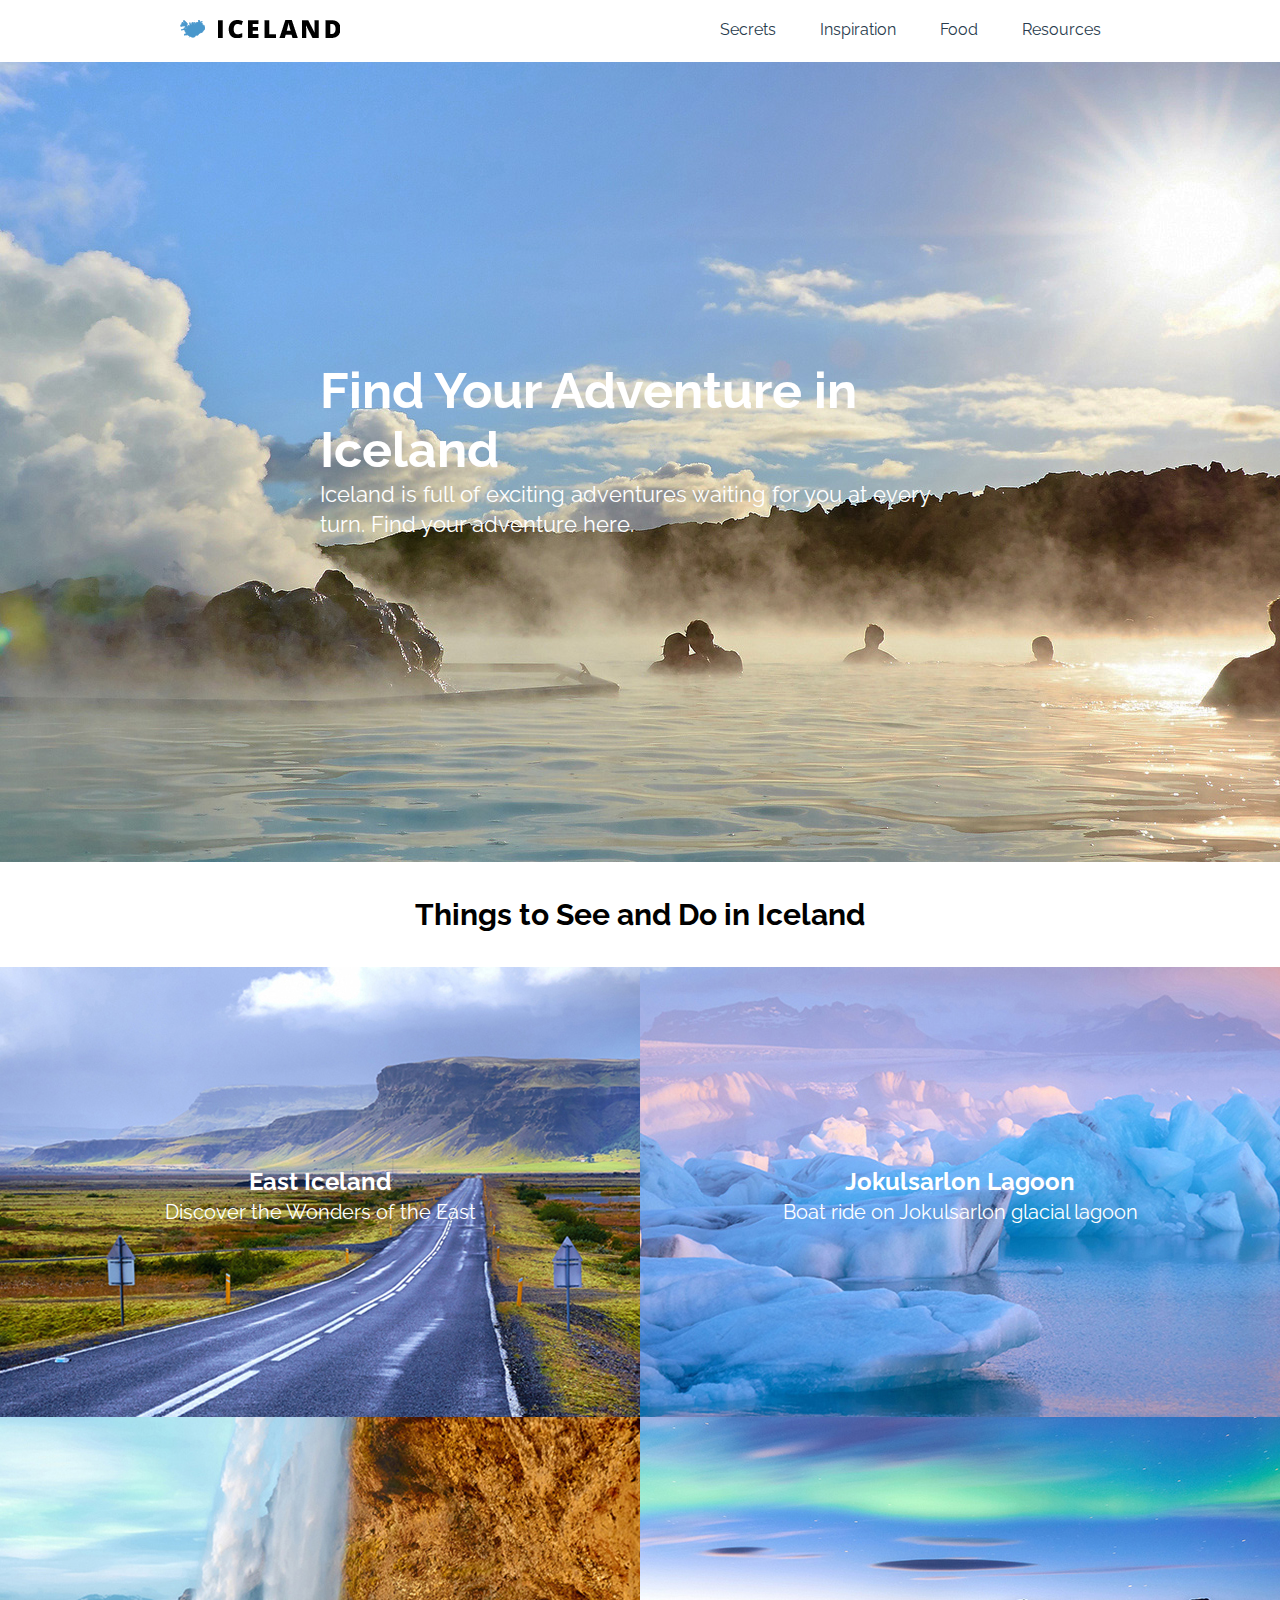
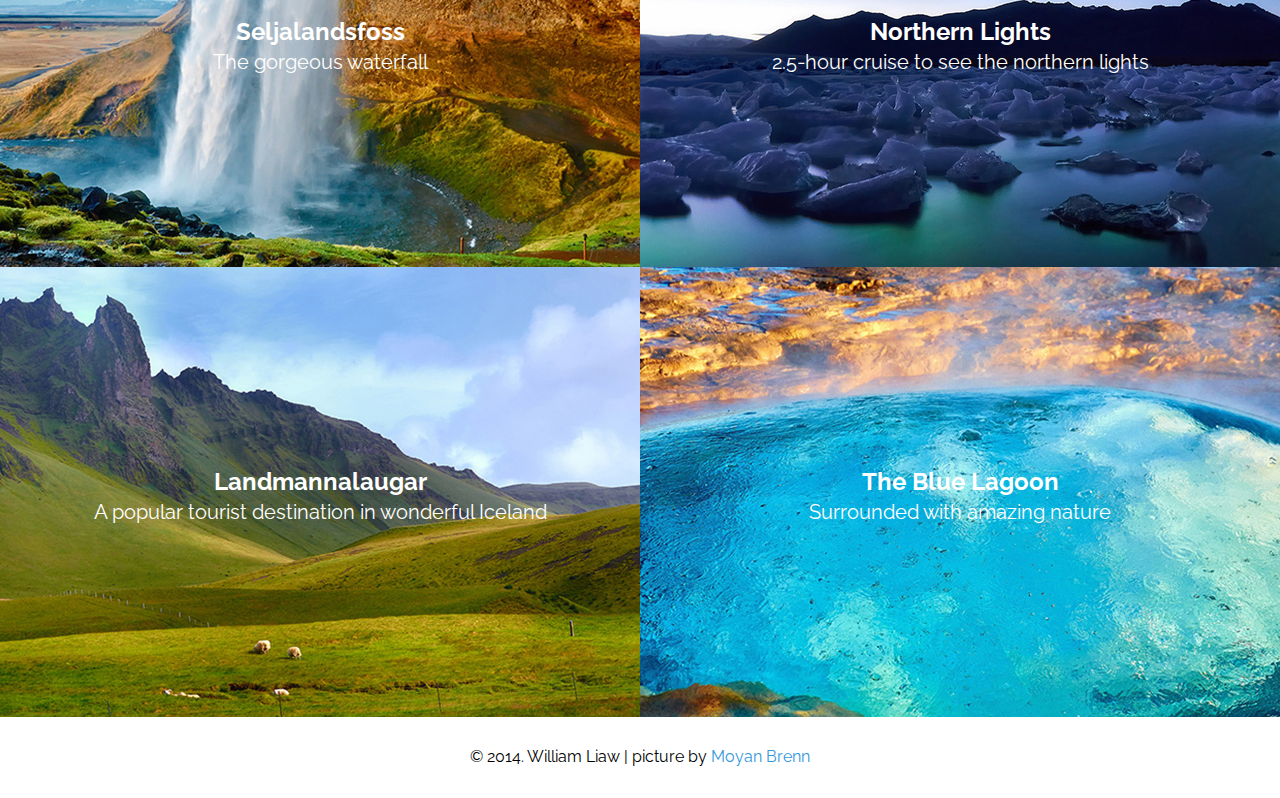
<file: index.html>
<!doctype html>
<html>

<head>
    <meta charset="UTF-8">
    <title>Iceland</title>
    <link rel="stylesheet" type="text/css" href="styles/styles.css" />
    <link href='http://fonts.googleapis.com/css?family=Raleway:400,300,700' rel='stylesheet' type='text/css'>
    <link rel="icon" type="image/x-icon" href="images/favicon.ico">
    <script>
        (function (i, s, o, g, r, a, m) {
            i['GoogleAnalyticsObject'] = r;
            i[r] = i[r] || function () {
                (i[r].q = i[r].q || []).push(arguments)
            }, i[r].l = 1 * new Date();
            a = s.createElement(o),
                m = s.getElementsByTagName(o)[0];
            a.async = 1;
            a.src = g;
            m.parentNode.insertBefore(a, m)
        })(window, document, 'script', '//www.google-analytics.com/analytics.js', 'ga');

        ga('create', 'UA-57276158-1', 'auto');
        ga('send', 'pageview');
    </script>
</head>

<body>
    <div class="wrapper">
        <div class="nav-main">
            <ul>
                <li>
                    <a href="index.html" class="logo"><img src="images/logo.png" alt="iceland logo" />
                    </a>
                </li>
                <li><a href="blue-lagoon-tourist-package.html">Secrets</a>
                </li>
                <li><a href="inspiration.html">Inspiration</a>
                </li>
                <li><a href="food.html">Food</a>
                </li>
                <li><a href="resource.html">Resources</a>
                </li>
            </ul>

        </div>
        <!-- End of nav -->

        <div class="header">
            <div class="site-title">
                <h1>Find Your Adventure in Iceland</h1>
                <h2>Iceland is full of exciting adventures waiting for you at every turn. Find your adventure here.</h2>
            </div>
            <!-- End of site tile -->
        </div>
        <!-- End of header -->

        <div class="main">

            <div class="cover-0">
                <h2>Things to See and Do in Iceland</h2>
            </div>

            <a href="blue-lagoon-tourist-package.html">
                <div class="cover-1 left">
                    <div class="cover-title">
                        <h2 class="link">East Iceland</h2>
                        <h3>Discover the Wonders of the East</h3>
                    </div>
                </div>
            </a>

            <a href="blue-lagoon-tourist-package.html">
                <div class="cover-2 right">
                    <div class="cover-title">
                        <h2 class="link">Jokulsarlon Lagoon</h2>
                        <h3>Boat ride on Jokulsarlon glacial lagoon</h3>
                    </div>
                </div>
            </a>

            <a href="blue-lagoon-tourist-package.html">
                <div class="cover-3 left">
                    <div class="cover-title">
                        <h2 class="link">Seljalandsfoss</h2>
                        <h3>The gorgeous waterfall</h3>
                    </div>
                </div>
            </a>

            <a href="blue-lagoon-tourist-package.html">
                <div class="cover-4 right">
                    <div class="cover-title">
                        <h2 class="link">Northern Lights</h2>
                        <h3>2.5-hour cruise to see the northern lights</h3>
                    </div>
                </div>
            </a>

            <a href="blue-lagoon-tourist-package.html">
                <div class="cover-5 left">
                    <div class="cover-title">
                        <h2 class="link">Landmannalaugar</h2>
                        <h3>A popular tourist destination in wonderful Iceland</h3>
                    </div>
                </div>
            </a>

            <a href="blue-lagoon-tourist-package.html">
                <div class="cover-6 right">
                    <div class="cover-title">
                        <h2 class="link">The Blue Lagoon</h2>
                        <h3>Surrounded with amazing nature</h3>
                    </div>
                </div>
            </a>

        </div>
        <!-- End of main -->


        <div class="footer">
            <p>&copy; 2014. William Liaw | picture by <a href="http://earthincolors.wordpress.com/">Moyan Brenn</a>
            </p>
        </div>
        <!-- End of footer -->

    </div>
    <!-- End of wrapper -->
</body>

</html>
</file>
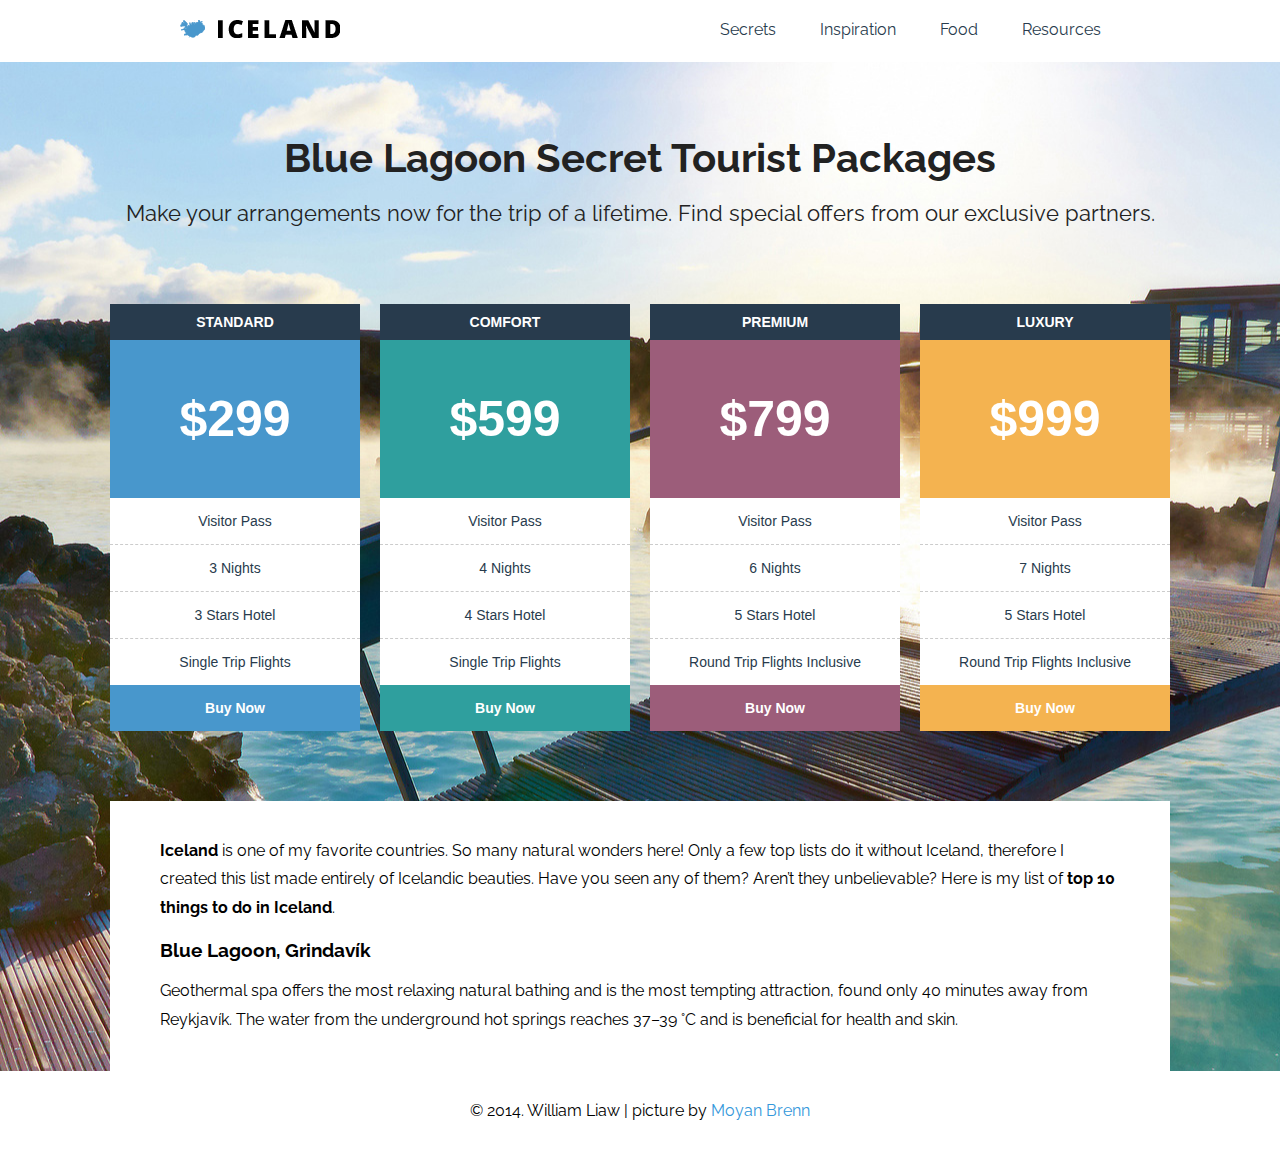
<file: blue-lagoon-tourist-package.html>
<!doctype html>
<html>

<head>
    <meta charset="UTF-8">
    <meta name="description" content="Our Blue Lagoon secret tourist package is an unbeatable deal. Booking your next Blue Lagoon vacation or last-minute getaway is easy with us.">
    <title>Iceland | Blue Lagoon secret tourist packages</title>
    <link rel="stylesheet" type="text/css" href="styles/styles.css" />
    <link href='http://fonts.googleapis.com/css?family=Raleway:400,300,700' rel='stylesheet' type='text/css'>
    <link rel="icon" type="image/x-icon" href="images/favicon.ico">
    <script>
        (function (i, s, o, g, r, a, m) {
            i['GoogleAnalyticsObject'] = r;
            i[r] = i[r] || function () {
                (i[r].q = i[r].q || []).push(arguments)
            }, i[r].l = 1 * new Date();
            a = s.createElement(o),
                m = s.getElementsByTagName(o)[0];
            a.async = 1;
            a.src = g;
            m.parentNode.insertBefore(a, m)
        })(window, document, 'script', '//www.google-analytics.com/analytics.js', 'ga');

        ga('create', 'UA-57276158-1', 'auto');
        ga('send', 'pageview');
    </script>
</head>

<body>
    <div class="wrapper-2 secrets">
        <div class="nav-main">
            <ul>
                <li>
                    <a href="index.html" class="logo" alt="logo"><img src="images/logo.png" />
                    </a>
                </li>
                <li><a href="blue-lagoon-tourist-package.html">Secrets</a>
                </li>
                <li><a href="inspiration.html">Inspiration</a>
                </li>
                <li><a href="food.html">Food</a>
                </li>
                <li><a href="resource.html">Resources</a>
                </li>
            </ul>
        </div>
        <!-- End of nav -->
        <div class="table-container ">
            <div class="table-head">
                <h1>Blue Lagoon Secret Tourist Packages</h1>
                <h2>Make your arrangements now for the trip of a lifetime. Find special offers from our exclusive partners.</h2>
            </div>
            <!-- End of Title head -->

            <div class="tables">
                <table class="price-table">
                    <thead>
                        <tr>
                            <td class="table-title">STANDARD</td>
                        </tr>
                        <tr>
                            <td class="table-price blue">$299</td>
                        </tr>
                    </thead>
                    <tbody class="table-body">
                        <tr class="span-1">
                            <td>Visitor Pass</td>
                        </tr>
                        <tr class="span-1">
                            <td>3 Nights</td>
                        </tr>
                        <tr class="span-1">
                            <td>3 Stars Hotel</td>
                        </tr>
                        <tr>
                            <td>Single Trip Flights</td>
                        </tr>
                    </tbody>
                    <tfoot class="table-foot blue">
                        <tr>
                            <td><a href="http://www.icelandair.ca/offers-and-bookings/">Buy Now</a>
                            </td>
                        </tr>
                    </tfoot>
                </table>
                <!-- End of table 1 -->

                <table class="price-table">
                    <thead>
                        <tr>
                            <td class="table-title">COMFORT</td>
                        </tr>
                        <tr>
                            <td class="table-price green">$599</td>
                        </tr>
                    </thead>
                    <tbody class="table-body">
                        <tr class="span-1">
                            <td>Visitor Pass</td>
                        </tr>
                        <tr class="span-1">
                            <td>4 Nights</td>
                        </tr>
                        <tr class="span-1">
                            <td>4 Stars Hotel</td>
                        </tr>
                        <tr>
                            <td>Single Trip Flights</td>
                        </tr>
                    </tbody>
                    <tfoot class="table-foot green">
                        <tr>
                            <td><a href="http://www.icelandair.ca/offers-and-bookings/">Buy Now</a>
                            </td>
                        </tr>
                    </tfoot>
                </table>
                <!-- End of table 2 -->

                <table class="price-table">
                    <thead>
                        <tr>
                            <td class="table-title">PREMIUM</td>
                        </tr>
                        <tr>
                            <td class="table-price purple">$799</td>
                        </tr>
                    </thead>
                    <tbody class="table-body">
                        <tr class="span-1">
                            <td>Visitor Pass</td>
                        </tr>
                        <tr class="span-1">
                            <td>6 Nights</td>
                        </tr>
                        <tr class="span-1">
                            <td>5 Stars Hotel</td>
                        </tr>
                        <tr>
                            <td>Round Trip Flights Inclusive</td>
                        </tr>
                    </tbody>
                    <tfoot class="table-foot purple">
                        <tr>
                            <td><a href="http://www.icelandair.ca/offers-and-bookings/">Buy Now</a>
                            </td>
                        </tr>
                    </tfoot>
                </table>
                <!-- End of table 3 -->

                <table class="price-table">
                    <thead>
                        <tr>
                            <td class="table-title">LUXURY</td>
                        </tr>
                        <tr>
                            <td class="table-price yellow">$999</td>
                        </tr>
                    </thead>
                    <tbody class="table-body">
                        <tr class="span-1">
                            <td>Visitor Pass</td>
                        </tr>
                        <tr class="span-1">
                            <td>7 Nights</td>
                        </tr>
                        <tr class="span-1">
                            <td>5 Stars Hotel</td>
                        </tr>
                        <tr>
                            <td>Round Trip Flights Inclusive</td>
                        </tr>
                    </tbody>
                    <tfoot class="table-foot yellow">
                        <tr>
                            <td><a href="http://www.icelandair.ca/offers-and-bookings/">Buy Now</a>
                            </td>
                        </tr>
                    </tfoot>
                </table>
                <!-- End of table 4 -->
            </div>
            <!-- End of tables -->
        </div>
        <!-- End of table container-->
        <div class="clearfix">
        </div>

        <div class="my-content">
            <p><span>Iceland</span> is one of my favorite countries. So many natural wonders here! Only a few top lists do it without Iceland, therefore I created this list made entirely of Icelandic beauties. Have you seen any of them? Aren’t they unbelievable? Here is my list of <span>top 10 things to do in Iceland</span>. </p>

            <h3>Blue Lagoon, Grindavík</h3>

            <p>Geothermal spa offers the most relaxing natural bathing and is the most tempting attraction, found only 40 minutes away from Reykjavík. The water from the underground hot springs reaches 37–39 °C and is beneficial for health and skin.
            </p>


        </div>

        <div class="footer">
            <p>&copy; 2014. William Liaw | picture by <a href="http://earthincolors.wordpress.com/">Moyan Brenn</a>
            </p>
        </div>
        <!-- End of footer -->

    </div>
    <!-- End of wrapper -->
</body>

</html>
</file>
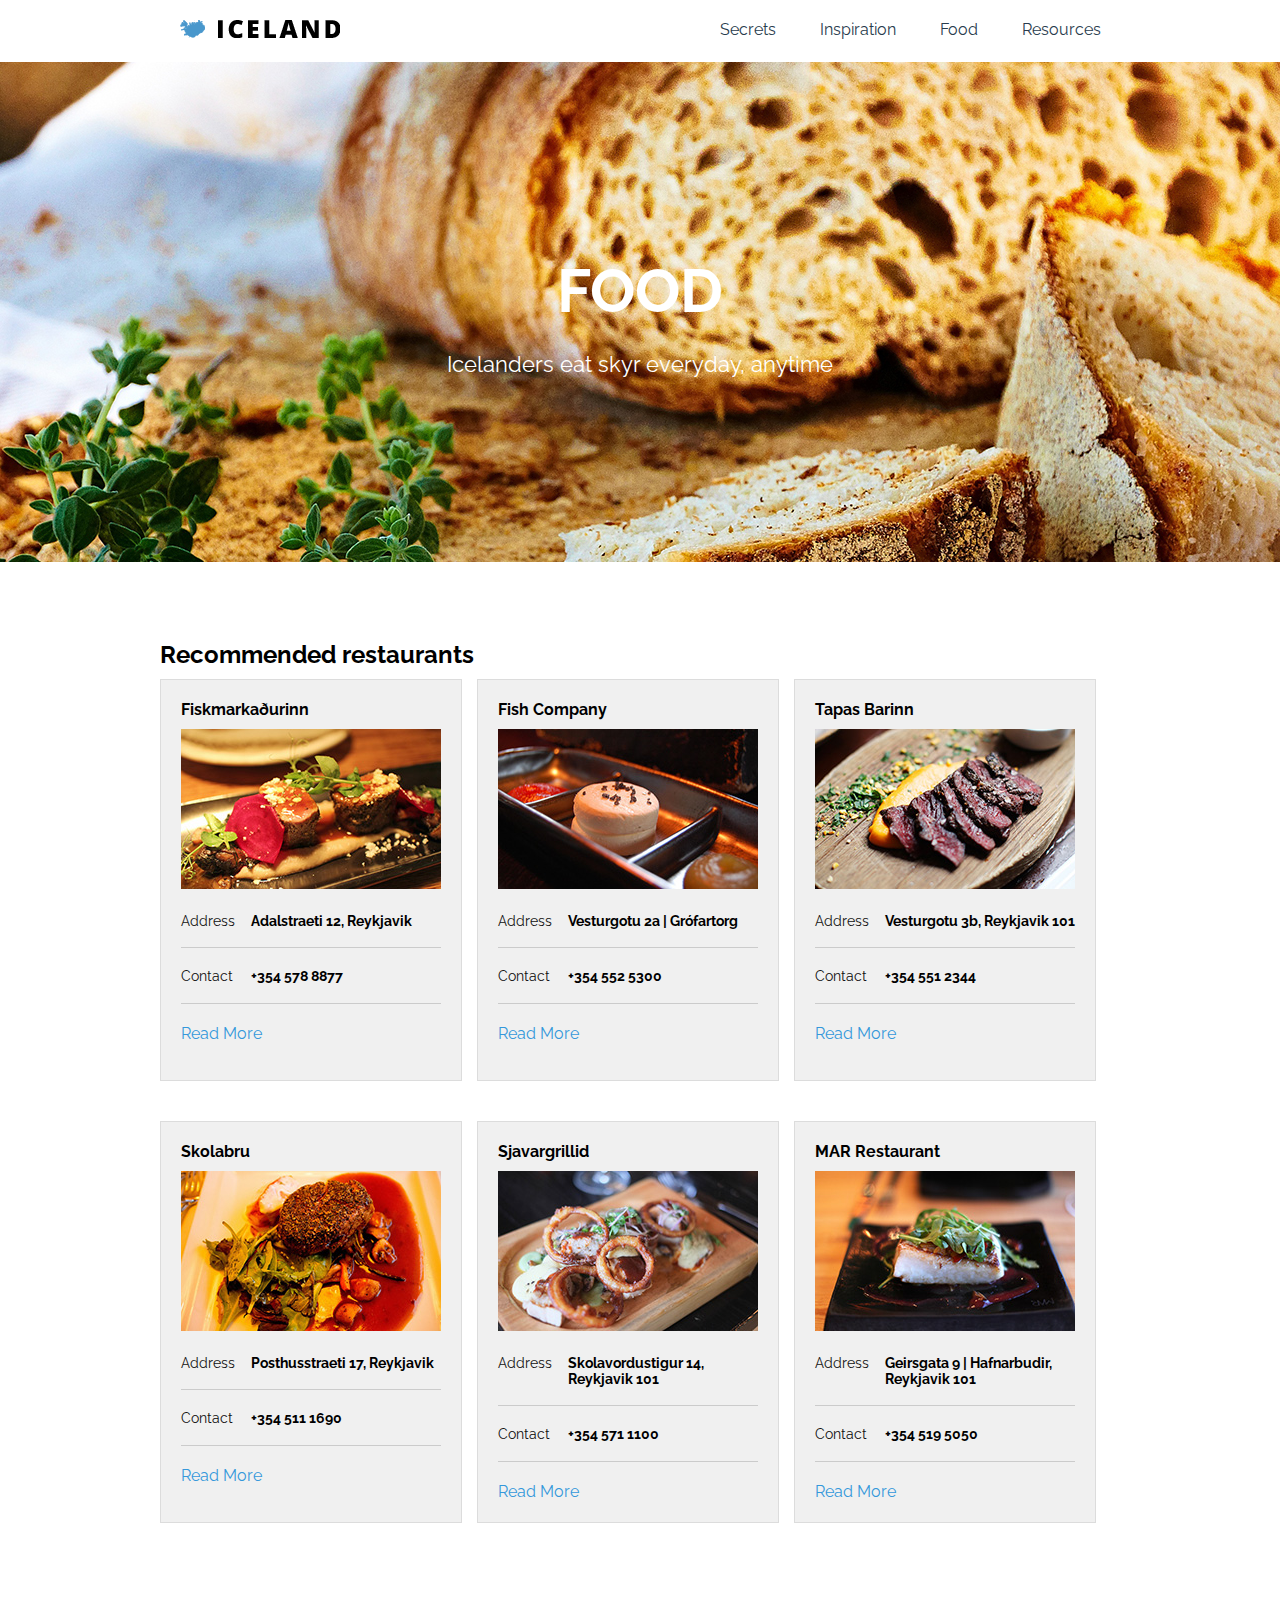
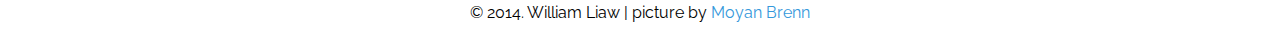
<file: food.html>
<!doctype html>
<html>

<head>
    <meta charset="UTF-8">
    <title>Iceland</title>
    <link rel="stylesheet" type="text/css" href="styles/styles.css" />
    <link href='http://fonts.googleapis.com/css?family=Raleway:400,300,700' rel='stylesheet' type='text/css'>
    <link rel="icon" type="image/x-icon" href="images/favicon.ico">
    <script>
        (function (i, s, o, g, r, a, m) {
            i['GoogleAnalyticsObject'] = r;
            i[r] = i[r] || function () {
                (i[r].q = i[r].q || []).push(arguments)
            }, i[r].l = 1 * new Date();
            a = s.createElement(o),
                m = s.getElementsByTagName(o)[0];
            a.async = 1;
            a.src = g;
            m.parentNode.insertBefore(a, m)
        })(window, document, 'script', '//www.google-analytics.com/analytics.js', 'ga');

        ga('create', 'UA-57276158-1', 'auto');
        ga('send', 'pageview');
    </script>
</head>

<body>
    <div class="wrapper-2">
        <div class="nav-main">
            <ul>
                <li>
                    <a href="index.html" class="logo"><img src="images/logo.png" alt="iceland logo"/>
                    </a>
                </li>
                <li><a href="blue-lagoon-tourist-package.html">Secrets</a>
                </li>
                <li><a href="inspiration.html">Inspiration</a>
                </li>
                <li><a href="food.html">Food</a>
                </li>

                <li><a href="resource.html">Resources</a>
                </li>
            </ul>
        </div>
        <!-- End of nav -->
        <div class="header-container food">
            <div class="head-title">
                <h1>Food</h1>
                <h2>Icelanders eat skyr everyday, anytime</h2>
            </div>
            <!-- End of Title head -->
            <div class="my-content">
                <h2>Recommended restaurants</h2>
                <!-- box -->
                <div class="box">
                    <div class="restaurant">
                        <h1>Fiskmarkaðurinn</h1>
                    </div>
                    <div class="restaurant-pic">
                        <img src="images/food/food-11.jpg" alt="Fiskmarkaðurinn"/>
                    </div>

                    <div class="address">
                        <h3>Address</h3>
                        <h4>Adalstraeti 12, Reykjavik</h4>
                    </div>
                    <div class="contact">
                        <h3>Contact</h3>
                        <h4>+354 578 8877</h4>
                    </div>
                    <a href="http://fiskmarkadurinn.is/">Read More</a>
                </div>
                <!-- end of box 1 -->

                <div class="box">
                    <div class="restaurant">
                        <h1>Fish Company</h1>
                    </div>
                    <div class="restaurant-pic">
                        <img src="images/food/food-04.jpg" alt="Fish Company"/>
                    </div>

                    <div class="address">
                        <h3>Address</h3>
                        <h4>Vesturgotu 2a | Grófartorg</h4>
                    </div>
                    <div class="contact">
                        <h3>Contact</h3>
                        <h4>+354 552 5300</h4>
                    </div>
                    <a href="http://www.fiskfelagid.is/">Read More</a>
                </div>
                <!-- end of box 2-->

                <div class="box">
                    <div class="restaurant">
                        <h1>Tapas Barinn</h1>
                    </div>
                    <div class="restaurant-pic">
                        <img src="images/food/food-05.jpg" alt="Tapas Barinn restaurant"/>
                    </div>

                    <div class="address">
                        <h3>Address</h3>
                        <h4>Vesturgotu 3b, Reykjavik 101</h4>
                    </div>
                    <div class="contact">
                        <h3>Contact</h3>
                        <h4>+354 551 2344</h4>
                    </div>
                    <a href="http://www.tapas.is/is/">Read More</a>
                </div>
                <!-- end of box 3-->

                <div class="box">
                    <div class="restaurant">
                        <h1>Skolabru</h1>
                    </div>
                    <div class="restaurant-pic">
                        <img src="images/food/food-06.jpg" alt="Skolabru"/>
                    </div>

                    <div class="address">
                        <h3>Address</h3>
                        <h4>Posthusstraeti 17, Reykjavik</h4>
                    </div>
                    <div class="contact">
                        <h3>Contact</h3>
                        <h4>+354 511 1690</h4>
                    </div>
                    <a href="http://www.skolabru.is/">Read More</a>
                </div>
                <!-- end of box 4-->

                <div class="box">
                    <div class="restaurant">
                        <h1>Sjavargrillid</h1>
                    </div>
                    <div class="restaurant-pic">
                        <img src="images/food/food-07.jpg" alt="Sjavargrillid"/>
                    </div>

                    <div class="address">
                        <h3>Address</h3>
                        <h4>Skolavordustigur 14, Reykjavik 101</h4>
                    </div>
                    <div class="contact">
                        <h3>Contact</h3>
                        <h4>+354 571 1100</h4>
                    </div>
                    <a href="http://www.sjavargrillid.com/">Read More</a>
                </div>
                <!-- end of box 5-->

                <div class="box">
                    <div class="restaurant">
                        <h1>MAR Restaurant</h1>
                    </div>
                    <div class="restaurant-pic">
                        <img src="images/food/food-08.jpg" alt="MAR Restaurant"/>
                    </div>

                    <div class="address">
                        <h3>Address</h3>
                        <h4>Geirsgata 9 | Hafnarbudir, Reykjavik 101</h4>
                    </div>
                    <div class="contact">
                        <h3>Contact</h3>
                        <h4>+354 519 5050</h4>
                    </div>
                    <a href="http://www.marrestaurant.com/">Read More</a>
                </div>
                <!-- end of box 6-->

                <div class="clearfix">
                </div>
            </div>
            <!-- end of mycontent -->

            <div class="footer">
                <p>&copy; 2014. William Liaw | picture by <a href="http://earthincolors.wordpress.com/">Moyan Brenn</a>
                </p>
            </div>
            <!-- End of footer -->

        </div>
        <!-- End of container -->
    </div>
    <!-- End of wrapper -->
</body>

</html>
</file>
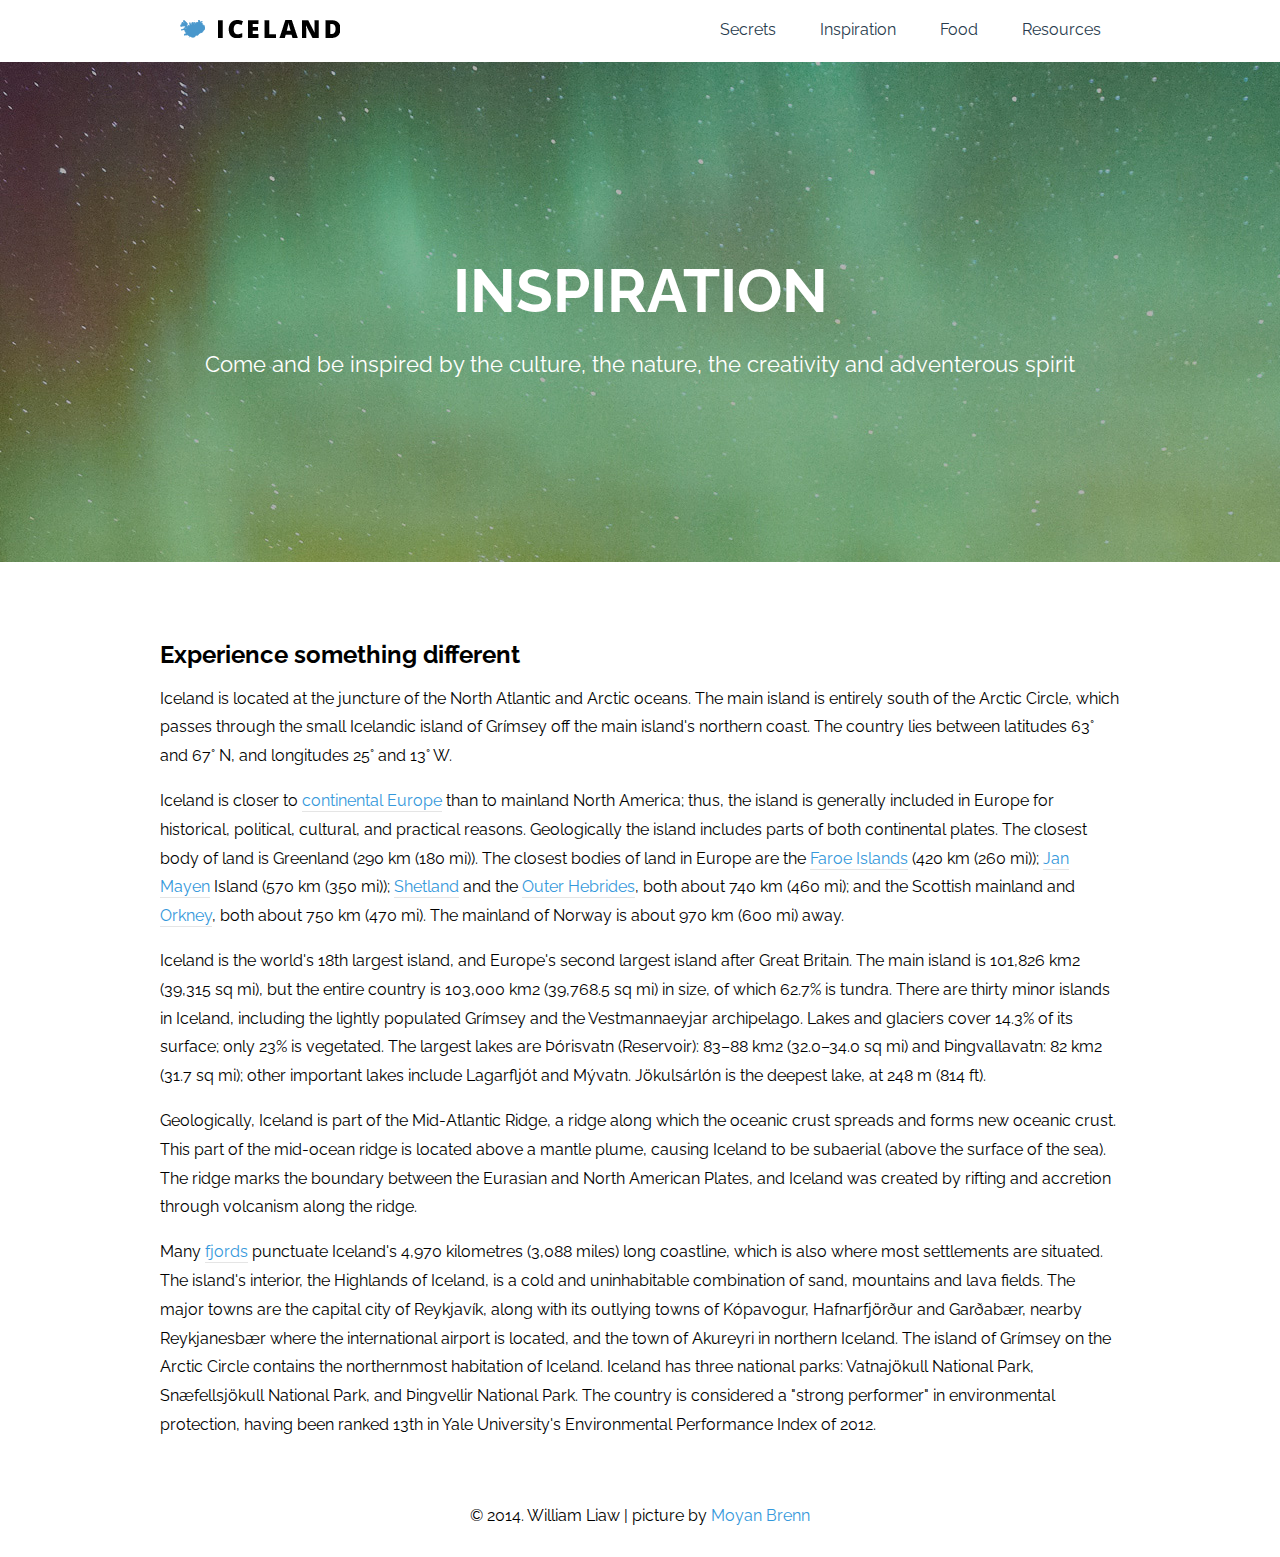
<file: inspiration.html>
<!doctype html>
<html>

<head>
    <meta charset="UTF-8">
    <title>Iceland</title>
    <link rel="stylesheet" type="text/css" href="styles/styles.css" />
    <link href='http://fonts.googleapis.com/css?family=Raleway:400,300,700' rel='stylesheet' type='text/css'>
    <link rel="icon" type="image/x-icon" href="images/favicon.ico">
    <script>
        (function (i, s, o, g, r, a, m) {
            i['GoogleAnalyticsObject'] = r;
            i[r] = i[r] || function () {
                (i[r].q = i[r].q || []).push(arguments)
            }, i[r].l = 1 * new Date();
            a = s.createElement(o),
                m = s.getElementsByTagName(o)[0];
            a.async = 1;
            a.src = g;
            m.parentNode.insertBefore(a, m)
        })(window, document, 'script', '//www.google-analytics.com/analytics.js', 'ga');

        ga('create', 'UA-57276158-1', 'auto');
        ga('send', 'pageview');
    </script>
</head>

<body>
    <div class="wrapper-2">
        <div class="nav-main">
            <ul>
                <li>
                    <a href="index.html" class="logo"><img src="images/logo.png" alt="iceland logo"/>
                    </a>
                </li>
                <li><a href="blue-lagoon-tourist-package.html">Secrets</a>
                </li>
                <li><a href="inspiration.html">Inspiration</a>
                </li>
                <li><a href="food.html">Food</a>
                </li>
                <li><a href="resource.html">Resources</a>
                </li>
            </ul>
        </div>
        <!-- End of nav -->
        <div class="header-container inspiration">
            <div class="head-title">
                <h1>Inspiration</h1>
                <h2>Come and be inspired by the culture, the nature, the creativity and adventerous spirit</h2>
            </div>
            <!-- End of Title head -->
            <div class="my-content">
                <h2>Experience something different</h2>
                <p>Iceland is located at the juncture of the North Atlantic and Arctic oceans. The main island is entirely south of the Arctic Circle, which passes through the small Icelandic island of Grímsey off the main island's northern coast. The country lies between latitudes 63° and 67° N, and longitudes 25° and 13° W.
                </p>

                <p>Iceland is closer to <a href="http://en.wikipedia.org/wiki/Continental_Europe">continental Europe</a> than to mainland North America; thus, the island is generally included in Europe for historical, political, cultural, and practical reasons. Geologically the island includes parts of both continental plates. The closest body of land is Greenland (290 km (180 mi)). The closest bodies of land in Europe are the <a href="http://en.wikipedia.org/wiki/Faroe_Islands">Faroe Islands</a> (420 km (260 mi)); <a href="http://en.wikipedia.org/wiki/Jan_Mayen">Jan Mayen</a> Island (570 km (350 mi)); <a href="http://en.wikipedia.org/wiki/Shetland">Shetland</a> and the <a href="http://en.wikipedia.org/wiki/Outer_Hebrides">Outer Hebrides</a>, both about 740 km (460 mi); and the Scottish mainland and <a href="http://en.wikipedia.org/wiki/Orkney">Orkney</a>, both about 750 km (470 mi). The mainland of Norway is about 970 km (600 mi) away.
                </p>

                <p>Iceland is the world's 18th largest island, and Europe's second largest island after Great Britain. The main island is 101,826 km2 (39,315 sq mi), but the entire country is 103,000 km2 (39,768.5 sq mi) in size, of which 62.7% is tundra. There are thirty minor islands in Iceland, including the lightly populated Grímsey and the Vestmannaeyjar archipelago. Lakes and glaciers cover 14.3% of its surface; only 23% is vegetated. The largest lakes are Þórisvatn (Reservoir): 83–88 km2 (32.0–34.0 sq mi) and Þingvallavatn: 82 km2 (31.7 sq mi); other important lakes include Lagarfljót and Mývatn. Jökulsárlón is the deepest lake, at 248 m (814 ft).
                </p>

                <p>Geologically, Iceland is part of the Mid-Atlantic Ridge, a ridge along which the oceanic crust spreads and forms new oceanic crust. This part of the mid-ocean ridge is located above a mantle plume, causing Iceland to be subaerial (above the surface of the sea). The ridge marks the boundary between the Eurasian and North American Plates, and Iceland was created by rifting and accretion through volcanism along the ridge.
                </p>

                <p>Many <a href="http://en.wikipedia.org/wiki/Fjord">fjords</a> punctuate Iceland's 4,970 kilometres (3,088 miles) long coastline, which is also where most settlements are situated. The island's interior, the Highlands of Iceland, is a cold and uninhabitable combination of sand, mountains and lava fields. The major towns are the capital city of Reykjavík, along with its outlying towns of Kópavogur, Hafnarfjörður and Garðabær, nearby Reykjanesbær where the international airport is located, and the town of Akureyri in northern Iceland. The island of Grímsey on the Arctic Circle contains the northernmost habitation of Iceland. Iceland has three national parks: Vatnajökull National Park, Snæfellsjökull National Park, and Þingvellir National Park. The country is considered a "strong performer" in environmental protection, having been ranked 13th in Yale University's Environmental Performance Index of 2012.
                </p>

            </div>

            <div class="footer">
                <p>&copy; 2014. William Liaw | picture by <a href="http://earthincolors.wordpress.com/">Moyan Brenn</a>
                </p>
            </div>
            <!-- End of footer -->

        </div>
        <!-- End of container -->
    </div>
    <!-- End of wrapper -->
</body>

</html>
</file>
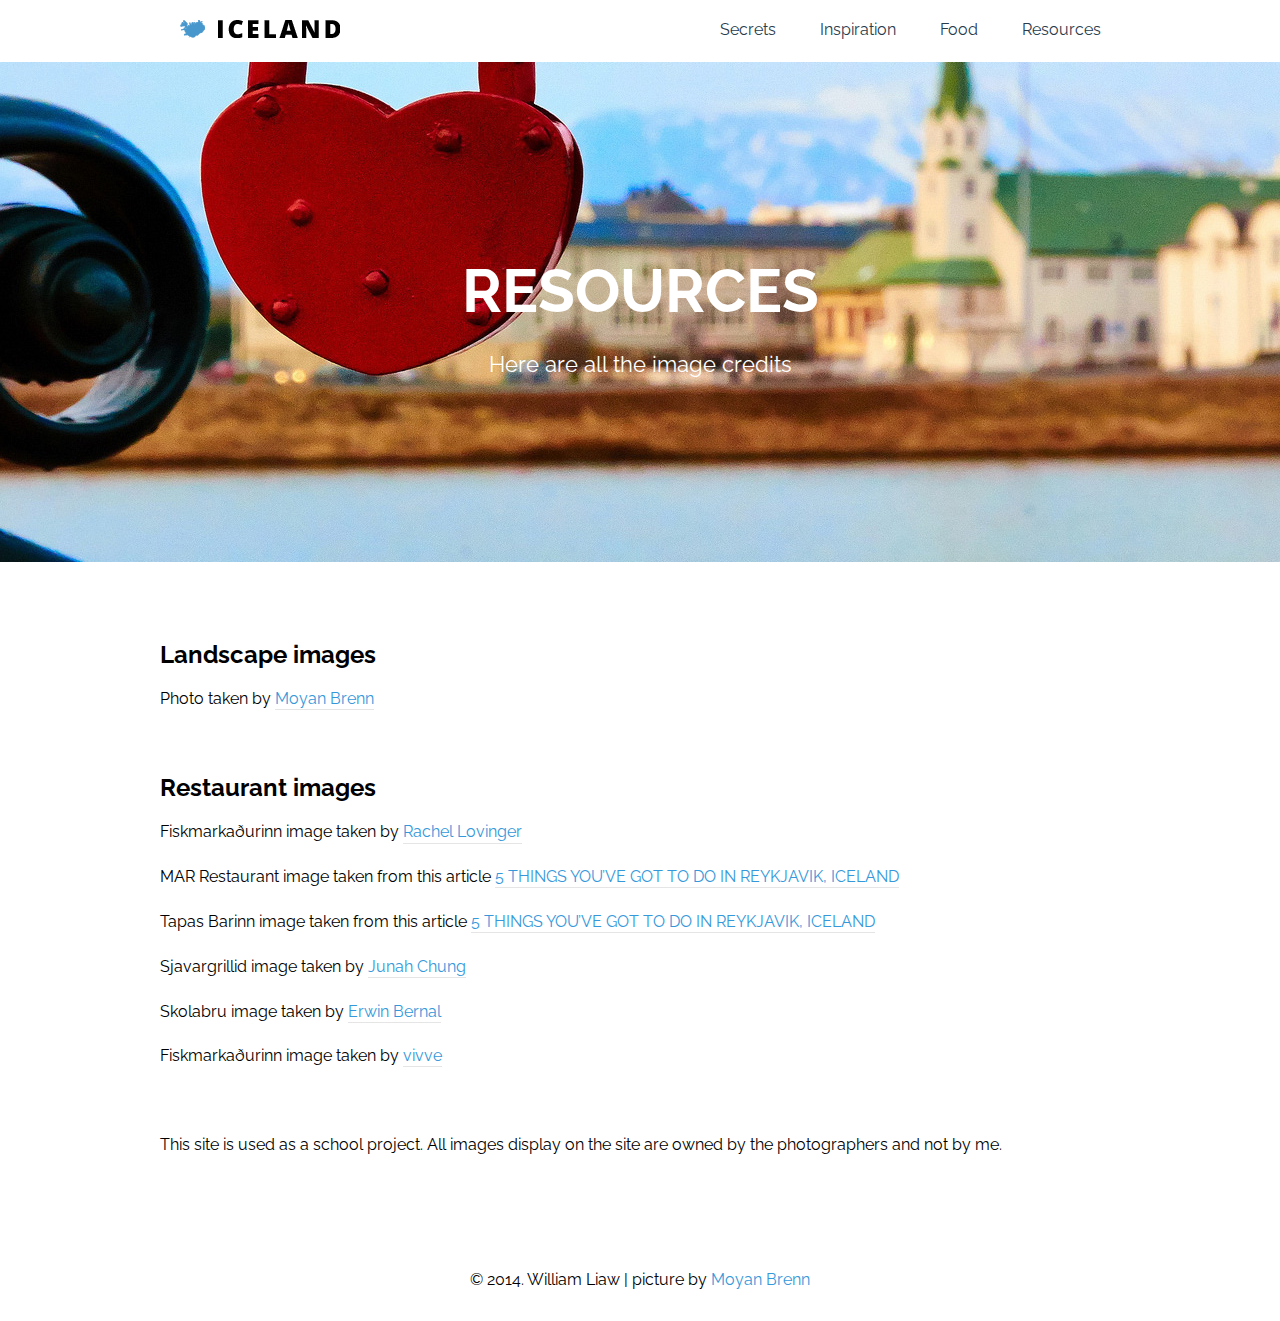
<file: resource.html>
<!doctype html>
<html>

<head>
    <meta charset="UTF-8">
    <title>Iceland</title>
    <link rel="stylesheet" type="text/css" href="styles/styles.css" />
    <link href='http://fonts.googleapis.com/css?family=Raleway:400,300,700' rel='stylesheet' type='text/css'>
    <link rel="icon" type="image/x-icon" href="images/favicon.ico">
    <script>
        (function (i, s, o, g, r, a, m) {
            i['GoogleAnalyticsObject'] = r;
            i[r] = i[r] || function () {
                (i[r].q = i[r].q || []).push(arguments)
            }, i[r].l = 1 * new Date();
            a = s.createElement(o),
                m = s.getElementsByTagName(o)[0];
            a.async = 1;
            a.src = g;
            m.parentNode.insertBefore(a, m)
        })(window, document, 'script', '//www.google-analytics.com/analytics.js', 'ga');

        ga('create', 'UA-57276158-1', 'auto');
        ga('send', 'pageview');
    </script>
</head>

<body>
    <div class="wrapper-2">
        <div class="nav-main">
            <ul>
                <li>
                    <a href="index.html" class="logo"><img src="images/logo.png" alt="iceland logo"/>
                    </a>
                </li>
                <li><a href="blue-lagoon-tourist-package.html">Secrets</a>
                </li>
                <li><a href="inspiration.html">Inspiration</a>
                </li>
                <li><a href="food.html">Food</a>
                </li>
                <li><a href="resource.html">Resources</a>
                </li>
            </ul>
        </div>
        <!-- End of nav -->
        <div class="header-container resource">
            <div class="head-title">
                <h1>Resources</h1>
                <h2>Here are all the image credits</h2>
            </div>
            <!-- End of Title head -->
            <div class="my-content">
                <article>
                    <h2>Landscape images</h2>
                    <p>Photo taken by <a href="http://earthincolors.wordpress.com/">Moyan Brenn</a>
                    </p>
                </article>
                <!-- End of article -->
                <article>
                    <h2>Restaurant images</h2>
                    <p>Fiskmarkaðurinn image taken by <a href="https://www.flickr.com/photos/mirka23/9764887381/in/[base64]">Rachel Lovinger</a>
                    </p>

                    <p>MAR Restaurant image taken from this article <a href="http://greaseandglamour.com/2014/08/5-things-youve-got-to-do-in-reykjavik-iceland/">5 THINGS YOU’VE GOT TO DO IN REYKJAVIK, ICELAND</a>
                    </p>

                    <p>Tapas Barinn image taken from this article <a href="http://greaseandglamour.com/2014/08/5-things-youve-got-to-do-in-reykjavik-iceland/">5 THINGS YOU’VE GOT TO DO IN REYKJAVIK, ICELAND</a>
                    </p>

                    <p>Sjavargrillid image taken by <a href="https://www.flickr.com/photos/lkogan66/9029274775/in/[base64]">Junah Chung</a>
                    </p>

                    <p>Skolabru image taken by <a href="https://www.flickr.com/photos/edogisgod/13416835744/in/photolist-2S7Lze-6hMUnv-mryWZk-mrAMQd-mrzvyB-mryVP4-mrANmo">Erwin Bernal</a>
                    </p>

                    <p>Fiskmarkaðurinn image taken by <a href="https://www.flickr.com/photos/vivve/4620615743/in/[base64]">vivve</a>
                    </p>
                </article>
                <!-- End of article -->
                <article>
                    <p>This site is used as a school project. All images display on the site are owned by the photographers and not by me.</p>
                </article>
            </div>
            <!-- End of my-content -->

            <div class="footer">
                <p>&copy; 2014. William Liaw | picture by <a href="http://earthincolors.wordpress.com/">Moyan Brenn</a>
                </p>
            </div>
            <!-- End of footer -->

        </div>
        <!-- End of container -->
    </div>
    <!-- End of wrapper -->
</body>

</html>
</file>
<file: styles/styles.css>
@charset "utf-8";
/* CSS Document */
/* resets */

.footer,
.header,
.main,
h1,
h2,
h3,
ul {
    margin: 0px;
    padding: 0px;
    border: 0px;
}
/* set full screen */

html,
body {
    /* Remove any browser-default margins. */
    margin: 0;
    width: 100%;
    width: 100vw;
    /* Height and width fallback for older browsers. */
    height: 100%;
    /* Set the height and width to match that of the viewport. */
    height: 100vh;
}
/* general styles */

body {
    min-width: 1050px;
    background-color: #fff;
    font-weight: 400;
    font-size: 16px;
    font-family: 'Raleway', arial, Helvetica, sans-serif;
}

p {
    line-height: 1.8;
}
/* wrapper */

.wrapper-2 {
    margin: 0 auto;
    min-width: 1080px;
}

.wrapper {
    margin: 0 auto;
    min-width: 100%;
}
/* header images */

.secrets {
    background: url(../images/iceland-04.jpg) no-repeat center;
}

.inspiration {
    height: 500px;
    background: url(../images/iceland-12-1.jpg) no-repeat center;
}

.food {
    height: 500px;
    background: url(../images/food/food-01.jpg) no-repeat center;
}

.resource {
    height: 500px;
    background: url(../images/resource/resource-01.jpg) no-repeat center;
}
/* header */

.header {
    height: 800px;
    background: url(../images/iceland-01.jpg) no-repeat center;
}

.site-title {
    /* vertical + horizontal align */
    position: absolute;
    top: 50%;
    left: 50%;
    color: white;
    transform: translate(-50%, -50%);
}

.header .site-title h1 {
    font-weight: 700;
    font-size: 50px;
}

.header .site-title h2 {
    font-weight: 400;
    font-size: 22px;
    line-height: 30px;
}
/* Nav bar */

.nav-main {
    z-index: 1;
    padding: 20px 50px;
    background: #fff;
    text-align: center;
}

.nav-main ul {
    list-style-type: none;
}

.nav-main li {
    position: relative;
    left: 168px;
    display: inline;
}

.nav-main a {
    margin: 20px;
    color: #283b4d;
    text-decoration: none;
    font-weight: 400;
    font-size: 16px;
}

.nav-main a:hover,
.nav-main a:focus,
.nav-main a:active {
    color: #4897cc;
}

.logo {
    position: relative;
    left: -336px;
    vertical-align: middle;
}
/* main content */

.main {
    background-color: #fff;
}

.main:after {
    display: table;
    clear: both;
    content: "";
}

.clearfix {
    clear: both;
}

.main .cover-0 {
    padding: 35px;
    background-color: white;
    text-align: center;
}

.cover-0 h2 {
    font-weight: 700;
    font-size: 30px;
}
/* covers */

.left {
    float: left;
    width: 50%;
    height: 450px;
    background-color: #f4afaf;
}

.right {
    float: right;
    width: 50%;
    height: 450px;
    background-color: #b2d4b2;
}

.cover-title {
    margin: 200px 0px 0px 0px;
    color: white;
    vertical-align: middle;
    text-align: center;
    line-height: 30px;
}

.cover-title h3 {
    font-weight: 400;
    font-size: 20px;
}

.cover-title a {
    width: 200px;
    height: 300px;
    color: white;
    text-decoration: none;
    font-weight: 700;
    font-size: 40px;
}
/* link decoration */

.my-content p a {
    padding-bottom: .07em;
    border-bottom: .07em solid rgba(0, 0, 0, .1);
}

a {
    color: #3498db;
    text-decoration: none;
}

.my-content p a:hover,
.my-content p a:focus,
.my-content p a:active {
    border-bottom: .07em solid #2980b9;
    color: #2980b9;
    text-decoration: none;
}

a:hover,
a:focus,
a:active {
    color: #2980b9;
    text-decoration: none;
}
/* cover images*/

.cover-1 {
    background: url(../images/mid/cover-1.jpg) no-repeat center;
}

.cover-2 {
    background: url(../images/mid/cover-4.jpg) no-repeat center;
}

.cover-3 {
    background: url(../images/mid/cover-3.jpg) no-repeat center;
}

.cover-4 {
    background: url(../images/mid/cover-6.jpg) no-repeat center;
}

.cover-5 {
    background: url(../images/mid/cover-5.jpg) no-repeat center;
}

.cover-6 {
    background: url(../images/mid/cover-2.jpg) no-repeat center;
}

/* cover hover */
.cover-1.left:hover .link,
.cover-2.right:hover .link,
.cover-3.left:hover .link,
.cover-4.right:hover .link,
.cover-5.left:hover .link,
.cover-6.right:hover .link {
   text-decoration: underline;
}

/* footer */

.footer {
    padding: 10px;
    background-color: #fff;
    text-align: center;
}
/*  table style  */

.table-container {}

.tables {
    overflow: auto;
    margin-right: auto;
    margin-left: auto;
    width: 1080px;
}

table {
    float: left;
    margin: 10px 10px 10px 10px;
    border-spacing: 0;
    border-collapse: collapse;
    font-size: 14px;
    font-family: arial, sans-serif;
}

.table-head {
    padding: 60px 0px;
    color: #222;
    text-align: center;
    line-height: 1.8;
}

.table-head h1 {
    font-size: 40px;
}

.price-table {
    width: 250px;
    text-align: center;
}

.table-title {
    padding: 10px 0px;
    background-color: #283b4d;
    color: #fff;
    font-weight: 700;
    font-size: 14px;
}

.table-price {
    padding: 50px 30px;
    color: #fff;
    font-weight: 700;
    font-size: 50px;
}

.table-body td {
    padding: 15px 30px;
    background-color: #fff;
    color: #283b4d;
}

.table-foot a {
    color: #fff;
    text-decoration: none;
    font-weight: 700;
}

.table-foot td {
    padding: 15px 30px;
}

.span-1 {
    border-bottom: 1px dashed #ccc;
}
/* table color */

.blue {
    background-color: #4897cc;
}

.yellow {
    background-color: #f4b350;
}

.green {
    background-color: #2f9f9e;
}

.purple {
    background-color: #9c5d7a;
}
/* content */

.my-content {
    margin-top: 60px;
    margin-right: auto;
    margin-left: auto;
    padding: 20px 50px;
    width: 960px;
    background-color: #fff;
    color: #000000;
}

.header-container {}

.head-title {
    padding: 175px 0px;
    color: #fff;
    text-align: center;
    line-height: 1.8;
}

.head-title h1 {
    text-transform: uppercase;
    font-size: 60px;
}

.head-title h2,
.table-head h2 {
    font-weight: 400;
    font-size: 22px;
}
/* restaurant box */

.box {
    display: block;
    float: left;
    margin-top: 10px;
    margin-right: 15px;
    margin-bottom: 30px;
    padding: 20px;
    width: 260px;
    height: 360px;
    border: 1px solid #dcdcdc;
    background-color: #f0f0f0;
}

.box:nth-child(4n) {
    margin-right:0;
}

.box h1 {
    font-weight: 700;
    font-size: 16px;
}

.box h3 {
    float: left;
    color: #111;
    font-weight: 400;
    font-size: 14px;
}

.box h4 {
    display: block;
    margin-left: 70px;
    font-size: 14px;
}

.address,
.contact {
    margin: 20px 0 20px;
    border-bottom: 1px solid #cbcbcb;
}

.restaurant {
    margin: 0 0 10px;
}
/* article */

article {
    margin-bottom: 60px;
}

span {
    font-weight: bold;
}
</file>
